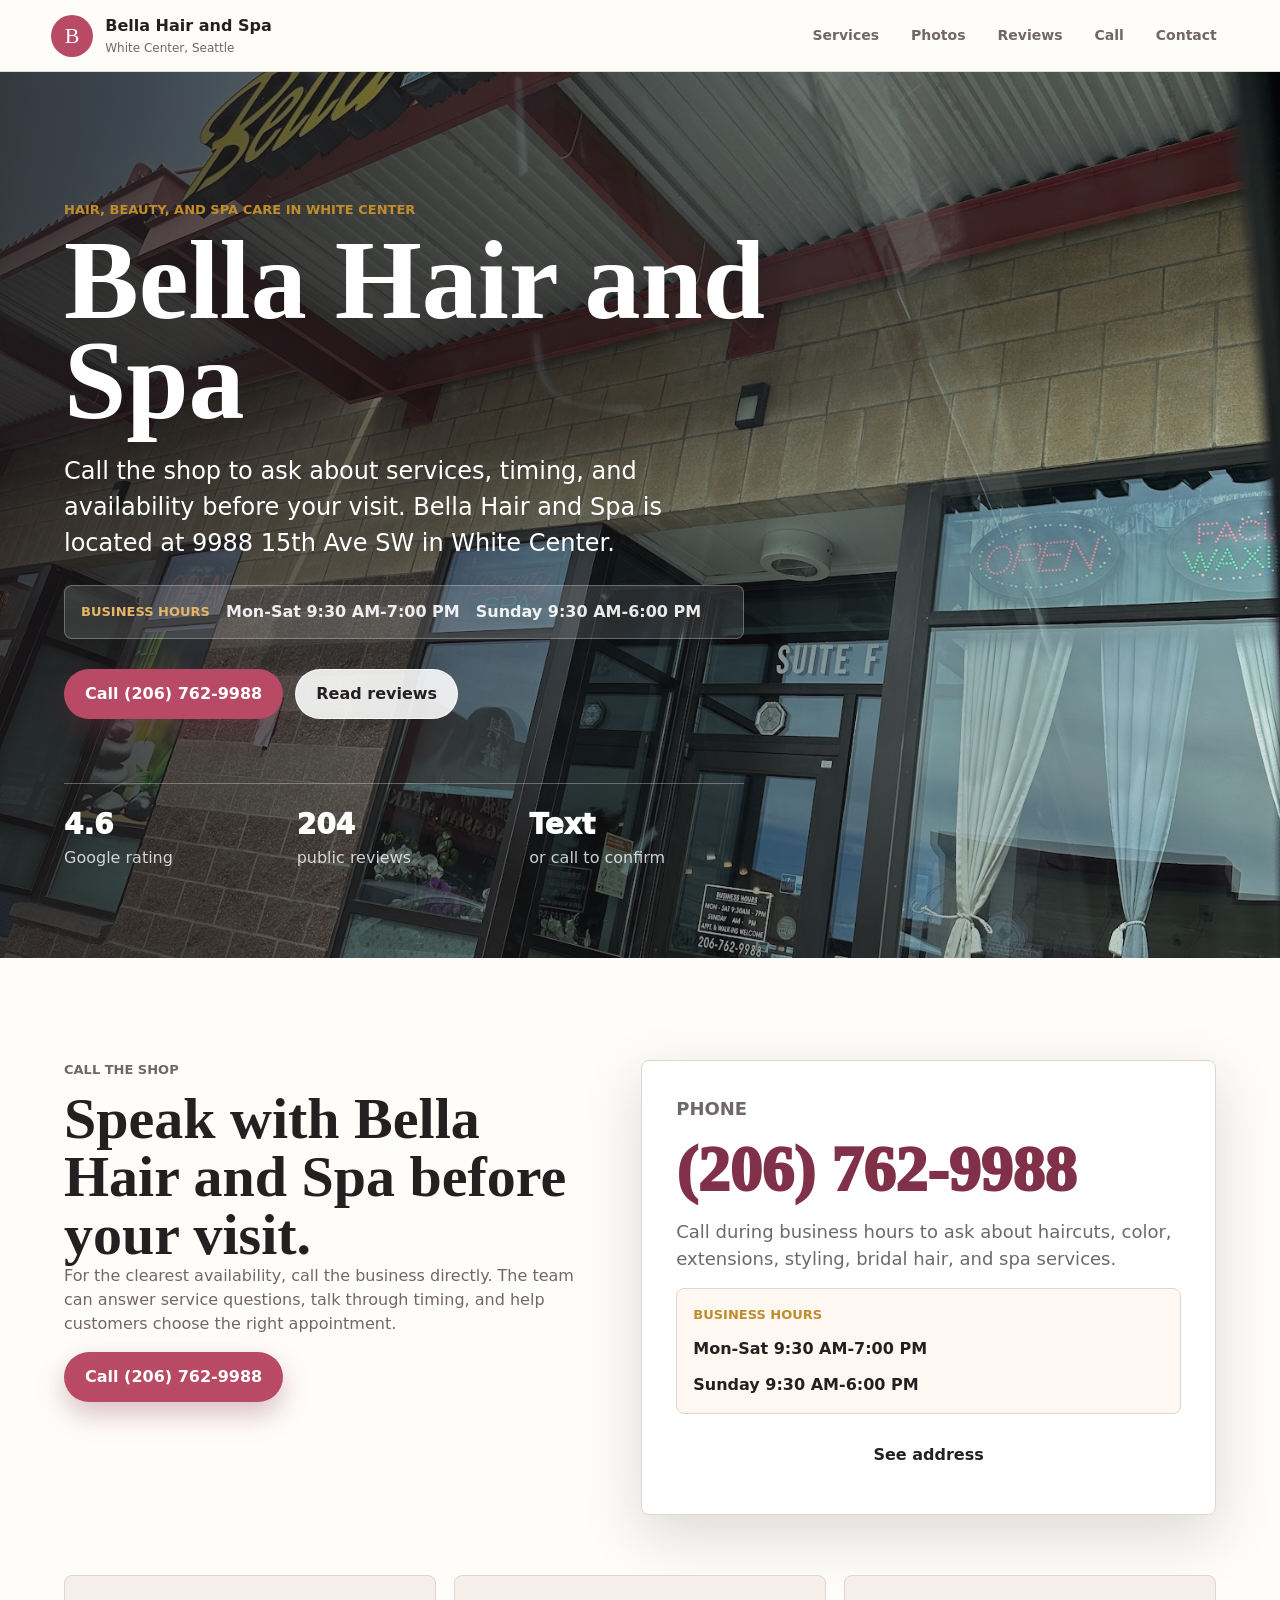
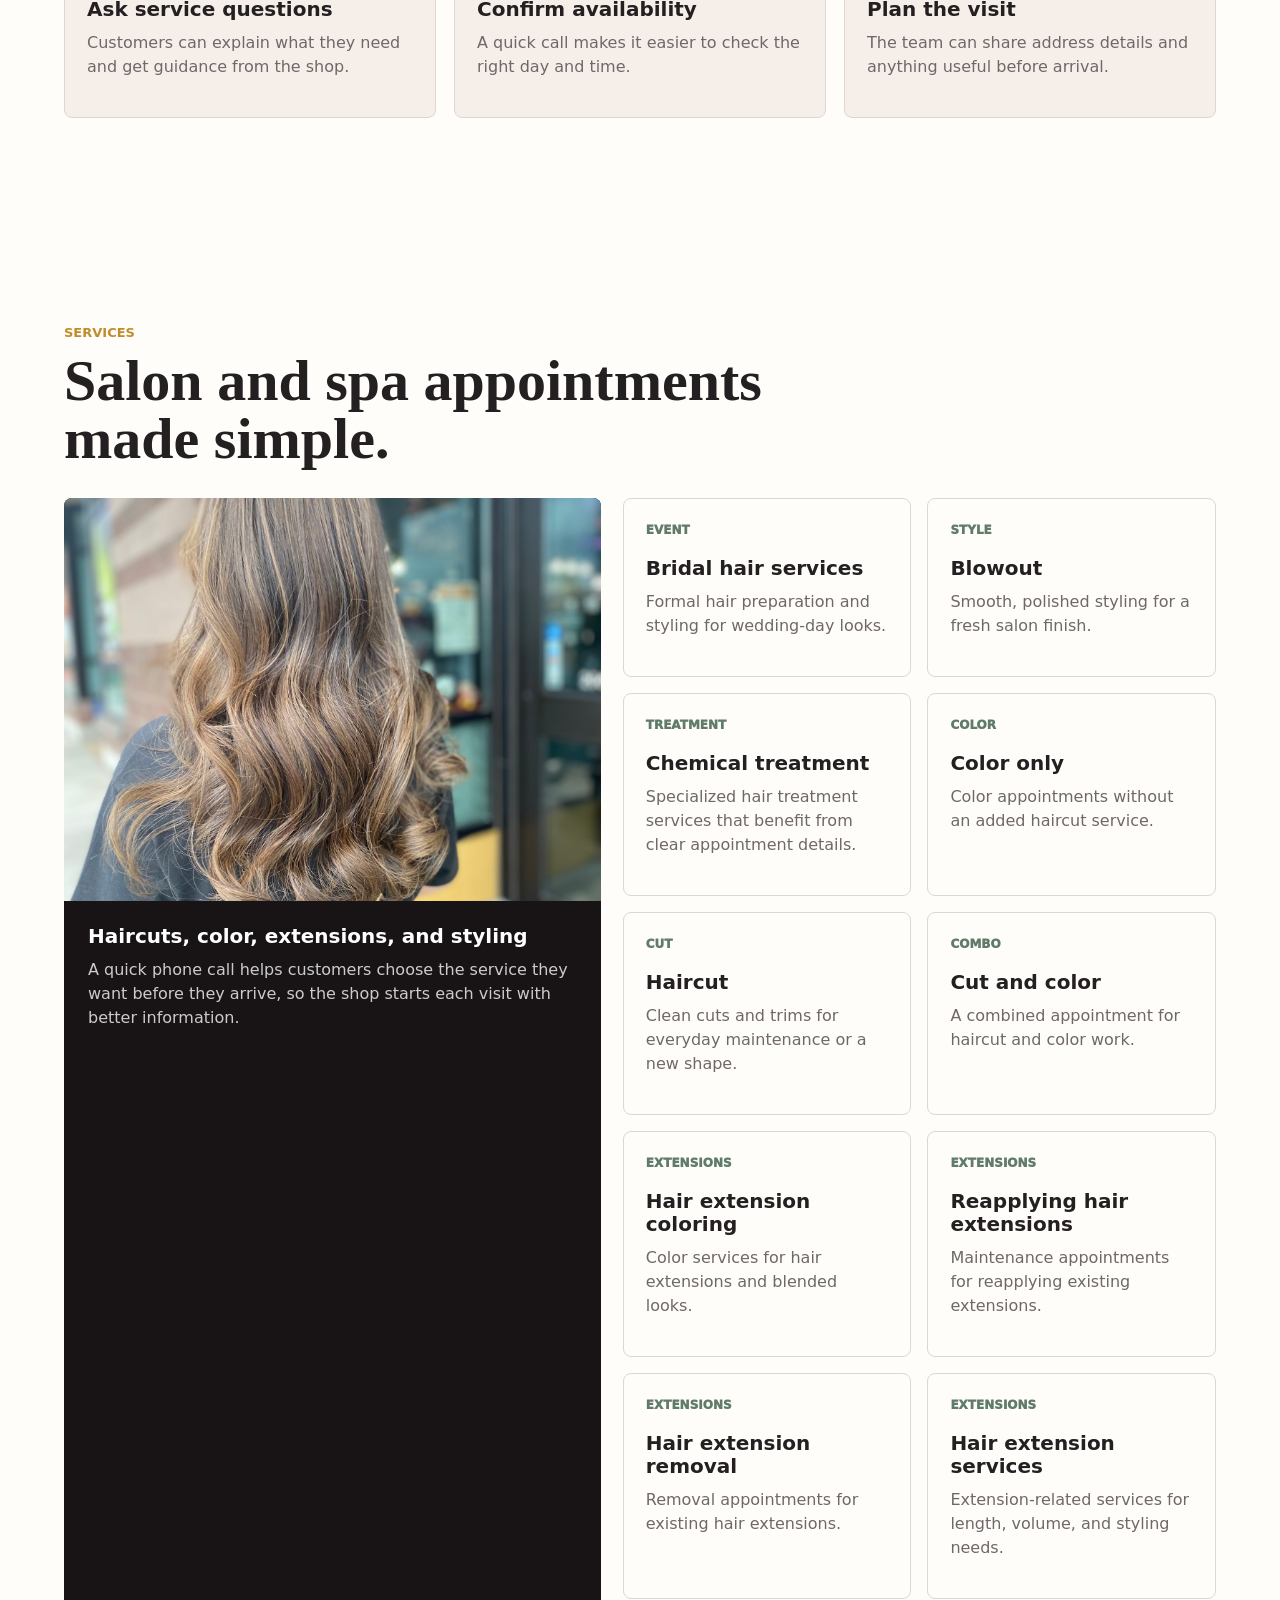
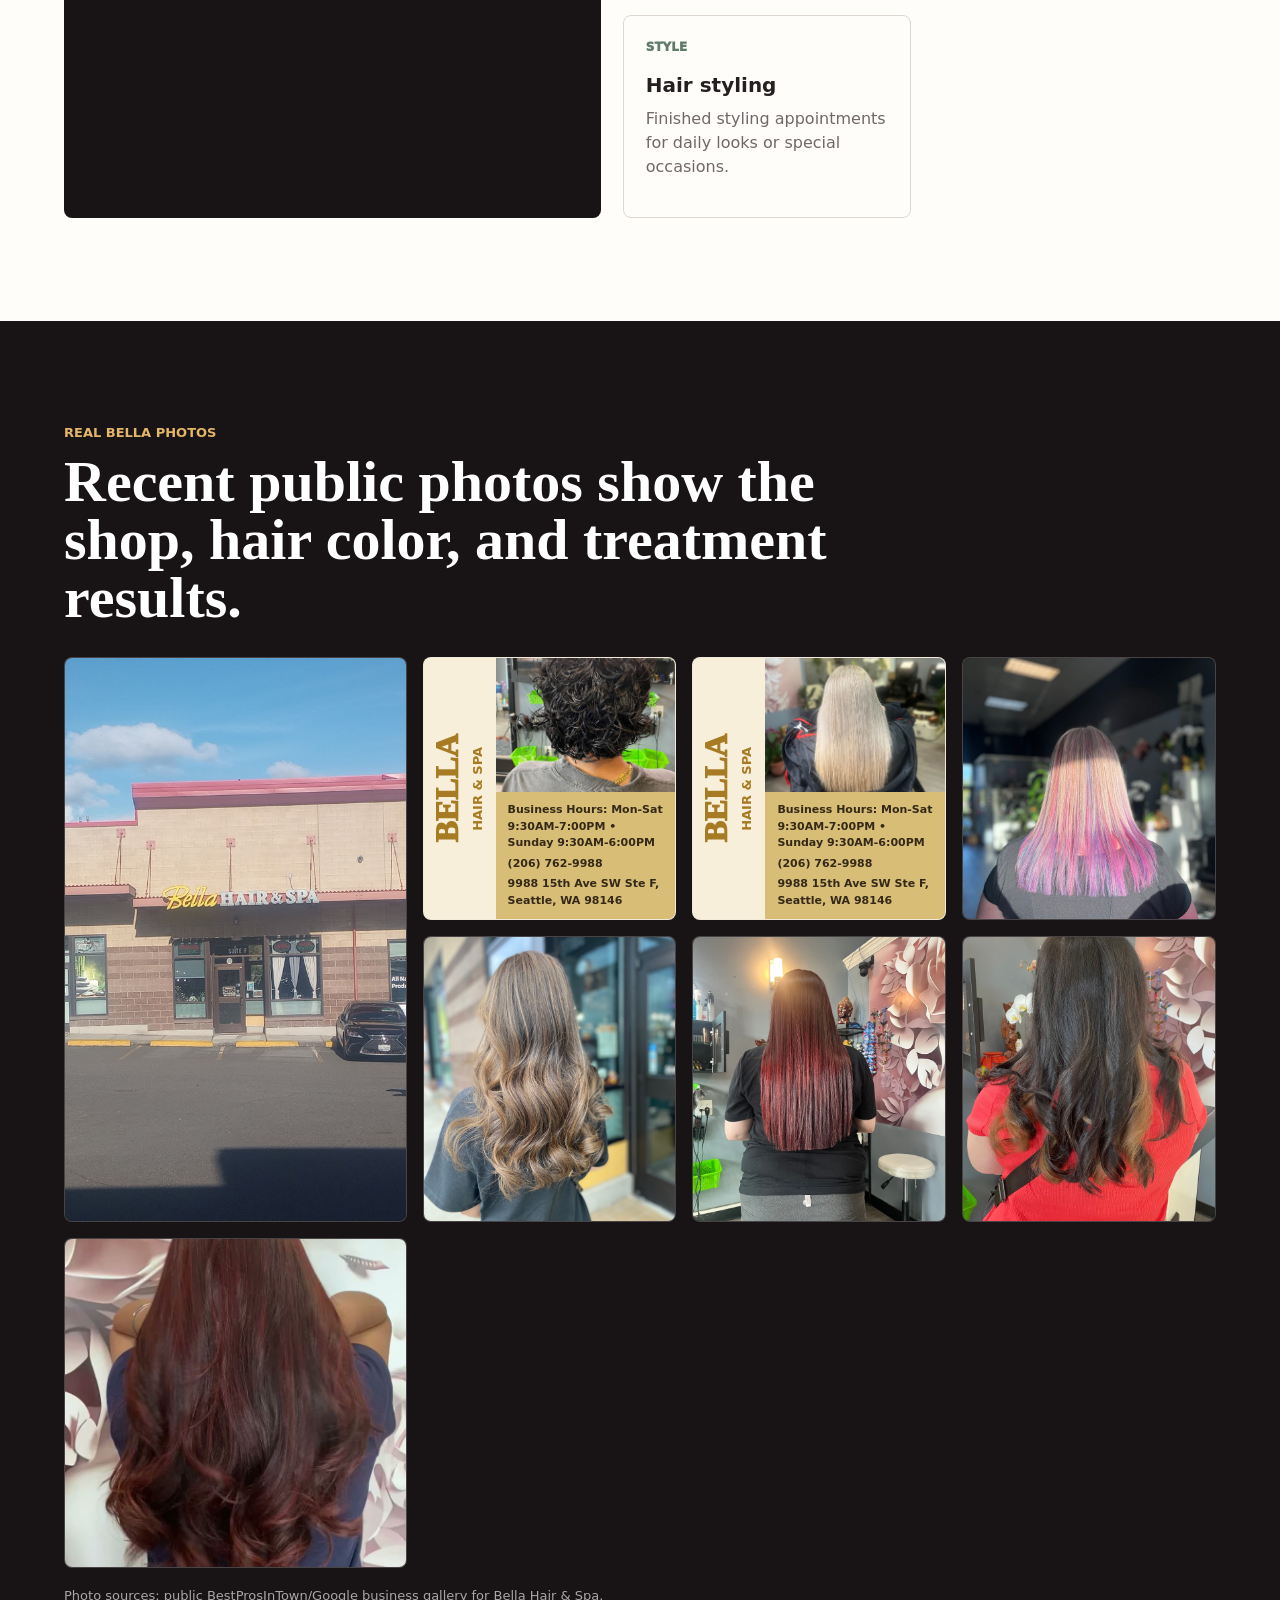
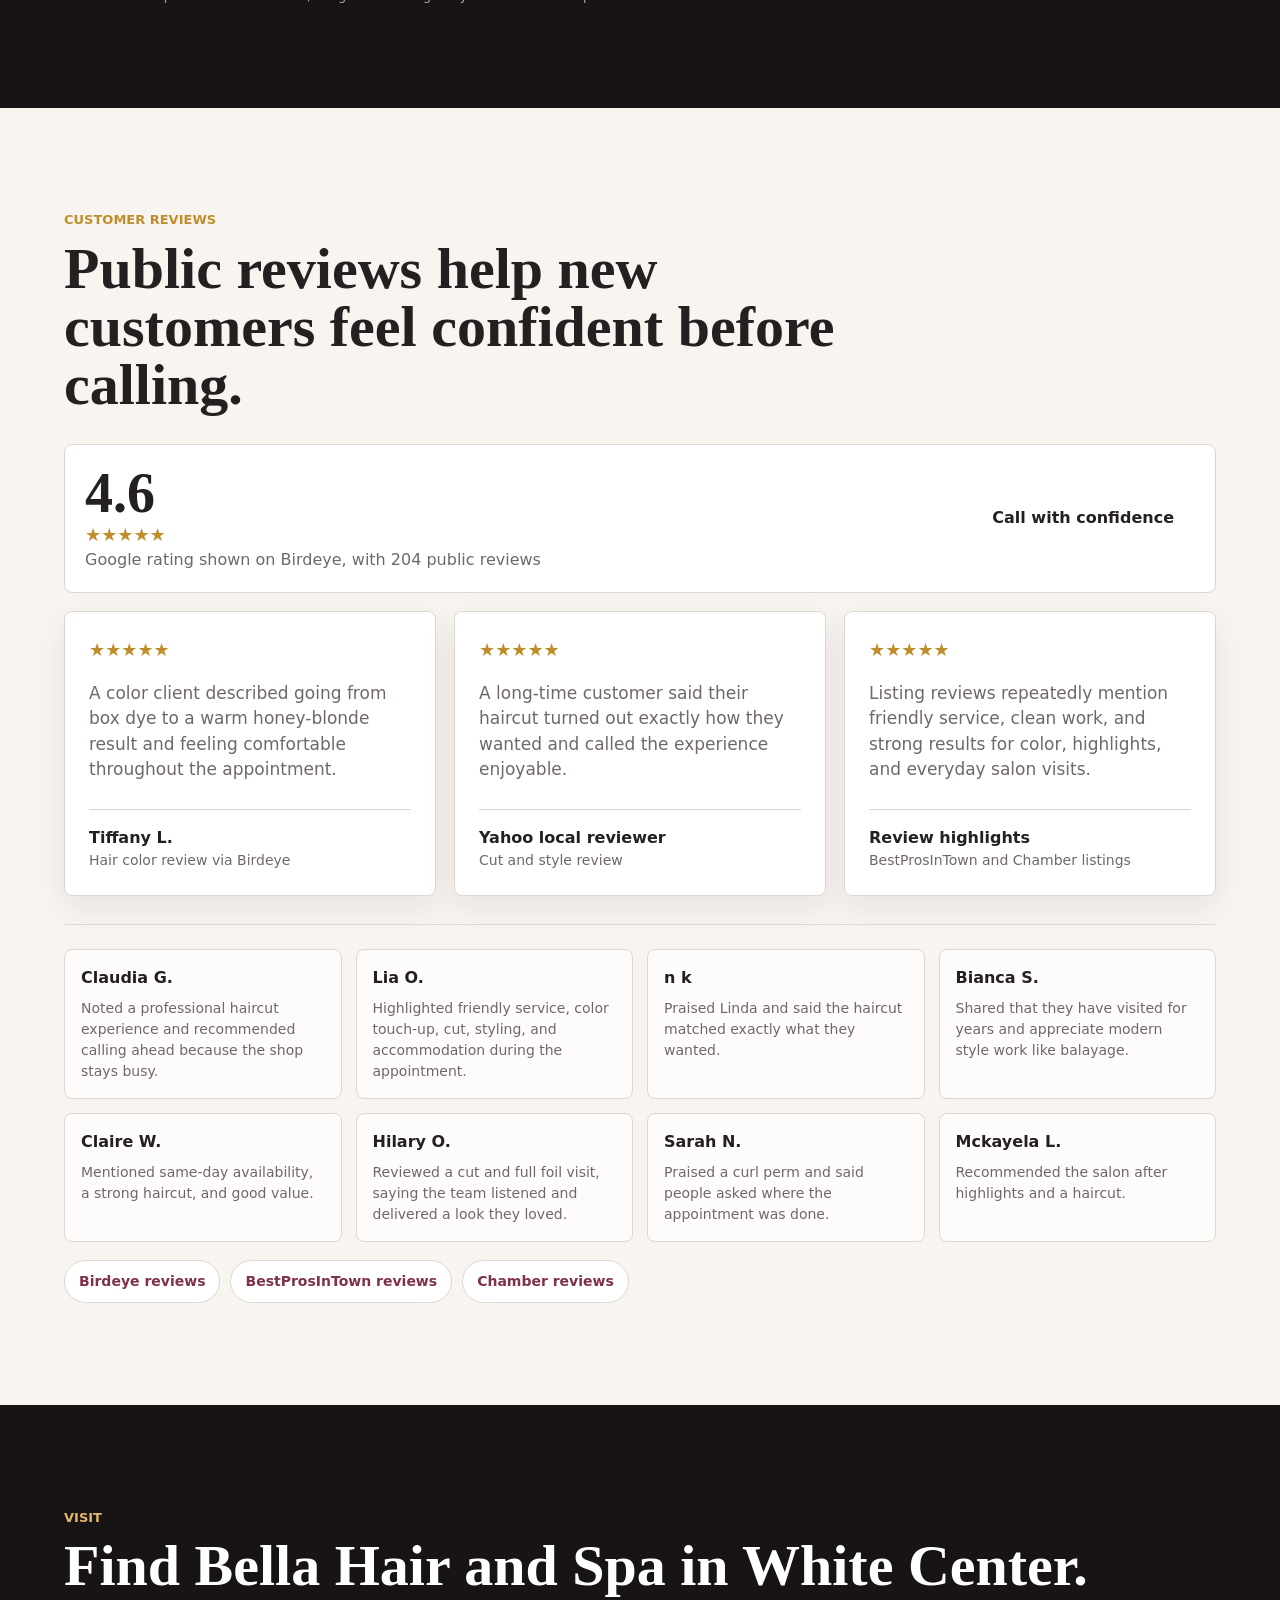
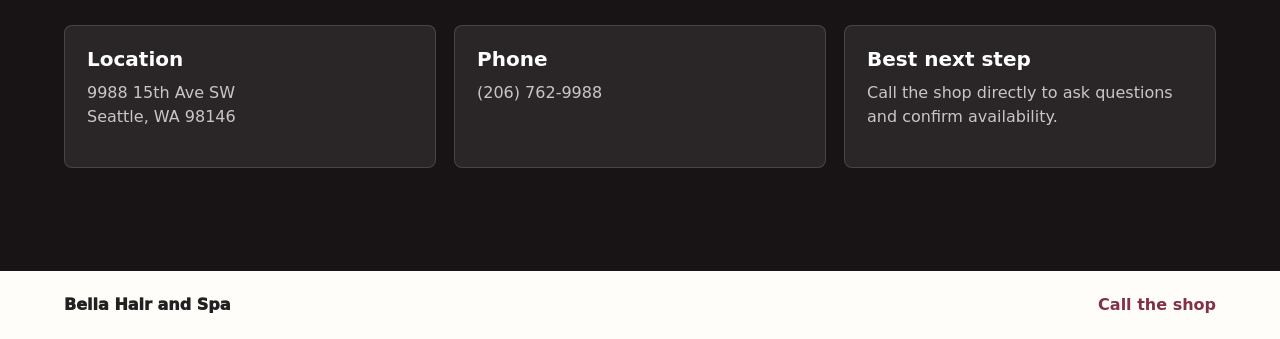
<file: index.html>
<!doctype html>
<html lang="en">
  <head>
    <meta charset="utf-8">
    <meta name="viewport" content="width=device-width, initial-scale=1">
    <title>Bella Hair and Spa | White Center Seattle</title>
    <meta
      name="description"
      content="Call Bella Hair and Spa in White Center, Seattle for hair and spa services."
    >
    <link rel="preconnect" href="https://images.unsplash.com">
    <link rel="stylesheet" href="styles.css">
  </head>
  <body>
    <header class="site-header">
      <a class="brand" href="#top" aria-label="Bella Hair and Spa home">
        <span class="brand-mark">B</span>
        <span>
          <strong>Bella Hair and Spa</strong>
          <small>White Center, Seattle</small>
        </span>
      </a>
      <nav aria-label="Main navigation">
        <a href="#services">Services</a>
        <a href="#gallery">Photos</a>
        <a href="#reviews">Reviews</a>
        <a href="#book">Call</a>
        <a href="#contact">Contact</a>
      </nav>
    </header>

    <main id="top">
      <section class="hero">
        <div class="hero-media" aria-hidden="true">
          <img
            src="assets/bella-gallery/photo-15.jpg"
            alt=""
          >
        </div>
        <div class="hero-content">
          <p class="eyebrow">Hair, beauty, and spa care in White Center</p>
          <h1>Bella Hair and Spa</h1>
          <p class="hero-copy">
            Call the shop to ask about services, timing, and availability before your
            visit. Bella Hair and Spa is located at 9988 15th Ave SW in White Center.
          </p>
          <div class="hero-hours" aria-label="Business hours">
            <strong>Business Hours</strong>
            <span>Mon-Sat 9:30 AM-7:00 PM</span>
            <span>Sunday 9:30 AM-6:00 PM</span>
          </div>
          <div class="hero-actions">
            <a class="button primary" href="tel:+12067629988">Call (206) 762-9988</a>
            <a class="button secondary" href="#reviews">Read reviews</a>
          </div>
          <dl class="trust-strip" aria-label="Customer trust highlights">
            <div>
              <dt>4.6</dt>
              <dd>Google rating</dd>
            </div>
            <div>
              <dt>204</dt>
              <dd>public reviews</dd>
            </div>
            <div>
              <dt>Text</dt>
              <dd>or call to confirm</dd>
            </div>
          </dl>
        </div>
      </section>

      <section class="top-booking-section" id="book">
        <div class="booking-copy">
          <p class="section-kicker">Call the shop</p>
          <h2>Speak with Bella Hair and Spa before your visit.</h2>
          <p>
            For the clearest availability, call the business directly. The team can
            answer service questions, talk through timing, and help customers choose
            the right appointment.
          </p>
          <a
            class="button primary"
            href="tel:+12067629988"
          >
            Call (206) 762-9988
          </a>
        </div>
        <div class="call-card" aria-label="Bella Hair and Spa phone information">
          <p class="section-kicker">Phone</p>
          <a class="phone-number" href="tel:+12067629988">(206) 762-9988</a>
          <p>
            Call during business hours to ask about haircuts, color, extensions,
            styling, bridal hair, and spa services.
          </p>
          <div class="call-hours">
            <strong>Business Hours</strong>
            <span>Mon-Sat 9:30 AM-7:00 PM</span>
            <span>Sunday 9:30 AM-6:00 PM</span>
          </div>
          <a class="button secondary" href="#contact">See address</a>
        </div>
        <div class="benefit-grid top-benefits">
          <article>
            <h3>Ask service questions</h3>
            <p>Customers can explain what they need and get guidance from the shop.</p>
          </article>
          <article>
            <h3>Confirm availability</h3>
            <p>A quick call makes it easier to check the right day and time.</p>
          </article>
          <article>
            <h3>Plan the visit</h3>
            <p>The team can share address details and anything useful before arrival.</p>
          </article>
        </div>
      </section>

      <section class="services-section" id="services">
        <div class="section-heading">
          <p class="section-kicker">Services</p>
          <h2>Salon and spa appointments made simple.</h2>
        </div>
        <div class="service-layout">
          <article class="feature-service">
            <img
              src="assets/bella-gallery/photo-10.jpeg"
              alt="Bella Hair and Spa highlighted hair styling result"
            >
            <div>
              <h3>Haircuts, color, extensions, and styling</h3>
              <p>
                A quick phone call helps customers choose the service they want before
                they arrive, so the shop starts each visit with better information.
              </p>
            </div>
          </article>
          <div class="service-list" aria-label="Popular services">
            <article>
              <span>Event</span>
              <h3>Bridal hair services</h3>
              <p>Formal hair preparation and styling for wedding-day looks.</p>
            </article>
            <article>
              <span>Style</span>
              <h3>Blowout</h3>
              <p>Smooth, polished styling for a fresh salon finish.</p>
            </article>
            <article>
              <span>Treatment</span>
              <h3>Chemical treatment</h3>
              <p>Specialized hair treatment services that benefit from clear appointment details.</p>
            </article>
            <article>
              <span>Color</span>
              <h3>Color only</h3>
              <p>Color appointments without an added haircut service.</p>
            </article>
            <article>
              <span>Cut</span>
              <h3>Haircut</h3>
              <p>Clean cuts and trims for everyday maintenance or a new shape.</p>
            </article>
            <article>
              <span>Combo</span>
              <h3>Cut and color</h3>
              <p>A combined appointment for haircut and color work.</p>
            </article>
            <article>
              <span>Extensions</span>
              <h3>Hair extension coloring</h3>
              <p>Color services for hair extensions and blended looks.</p>
            </article>
            <article>
              <span>Extensions</span>
              <h3>Reapplying hair extensions</h3>
              <p>Maintenance appointments for reapplying existing extensions.</p>
            </article>
            <article>
              <span>Extensions</span>
              <h3>Hair extension removal</h3>
              <p>Removal appointments for existing hair extensions.</p>
            </article>
            <article>
              <span>Extensions</span>
              <h3>Hair extension services</h3>
              <p>Extension-related services for length, volume, and styling needs.</p>
            </article>
            <article>
              <span>Style</span>
              <h3>Hair styling</h3>
              <p>Finished styling appointments for daily looks or special occasions.</p>
            </article>
          </div>
        </div>
      </section>

      <section class="gallery-section" id="gallery">
        <div class="section-heading">
          <p class="section-kicker">Real Bella photos</p>
          <h2>Recent public photos show the shop, hair color, and treatment results.</h2>
        </div>
        <div class="gallery-grid">
          <figure class="gallery-feature">
            <img
              src="assets/bella-gallery/photo-17.jpg"
              alt="Bella Hair and Spa full building and plaza exterior"
            >
            <figcaption>
              <strong>Bella Hair & Spa building</strong>
              <span>Full plaza view at 9988 15th Ave SW • (206) 762-9988</span>
            </figcaption>
          </figure>
          <article class="branded-card">
            <div class="vertical-brand">
              <span>Bella</span>
              <strong>Hair & Spa</strong>
            </div>
            <img
              src="assets/bella-gallery/photo-6.jpeg"
              alt="Bella Hair and Spa men's curly haircut result"
            >
            <div class="brand-card-info">
              <p>Business Hours: Mon-Sat 9:30AM-7:00PM • Sunday 9:30AM-6:00PM</p>
              <span>(206) 762-9988</span>
              <span>9988 15th Ave SW Ste F, Seattle, WA 98146</span>
            </div>
          </article>
          <article class="branded-card">
            <div class="vertical-brand">
              <span>Bella</span>
              <strong>Hair & Spa</strong>
            </div>
            <img
              src="assets/bella-gallery/photo-3.jpeg"
              alt="Bella Hair and Spa straight blonde treatment result"
            >
            <div class="brand-card-info">
              <p>Business Hours: Mon-Sat 9:30AM-7:00PM • Sunday 9:30AM-6:00PM</p>
              <span>(206) 762-9988</span>
              <span>9988 15th Ave SW Ste F, Seattle, WA 98146</span>
            </div>
          </article>
          <figure>
            <img
              src="assets/bella-gallery/photo-4.jpeg"
              alt="Bella Hair and Spa pink highlight color treatment"
            >
            <figcaption>
              <strong>Color and highlight work</strong>
              <span>Public Google gallery photo</span>
            </figcaption>
          </figure>
          <figure>
            <img
              src="assets/bella-gallery/photo-10.jpeg"
              alt="Bella Hair and Spa wavy highlight result"
            >
            <figcaption>
              <strong>Soft waves and highlights</strong>
              <span>Public Google gallery photo</span>
            </figcaption>
          </figure>
          <figure>
            <img
              src="assets/bella-gallery/photo-12.jpeg"
              alt="Bella Hair and Spa red hair color treatment result"
            >
            <figcaption>
              <strong>Red color treatment</strong>
              <span>Public Google gallery photo</span>
            </figcaption>
          </figure>
          <figure>
            <img
              src="assets/bella-gallery/photo-1.jpeg"
              alt="Bella Hair and Spa before color transformation photo"
            >
            <figcaption>
              <strong>Before/after-style transformation</strong>
              <span>Public Google gallery photo</span>
            </figcaption>
          </figure>
          <figure>
            <img
              src="assets/bella-gallery/photo-2.jpeg"
              alt="Bella Hair and Spa after color transformation photo"
            >
            <figcaption>
              <strong>Finished color result</strong>
              <span>Public Google gallery photo</span>
            </figcaption>
          </figure>
        </div>
        <p class="source-note">
          Photo sources: public BestProsInTown/Google business gallery for Bella Hair & Spa.
        </p>
      </section>

      <section class="reviews-section" id="reviews">
        <div class="section-heading">
          <p class="section-kicker">Customer reviews</p>
          <h2>Public reviews help new customers feel confident before calling.</h2>
        </div>
        <div class="review-summary">
          <div>
            <strong>4.6</strong>
            <span aria-label="Five star rating">★★★★★</span>
            <p>Google rating shown on Birdeye, with 204 public reviews</p>
          </div>
          <a class="button secondary" href="#book">Call with confidence</a>
        </div>
        <div class="reviews-grid">
          <article class="review-card">
            <div class="stars" aria-label="Five stars">★★★★★</div>
            <p>
              A color client described going from box dye to a warm honey-blonde result
              and feeling comfortable throughout the appointment.
            </p>
            <footer>
              <strong>Tiffany L.</strong>
              <span>Hair color review via Birdeye</span>
            </footer>
          </article>
          <article class="review-card">
            <div class="stars" aria-label="Five stars">★★★★★</div>
            <p>
              A long-time customer said their haircut turned out exactly how they wanted
              and called the experience enjoyable.
            </p>
            <footer>
              <strong>Yahoo local reviewer</strong>
              <span>Cut and style review</span>
            </footer>
          </article>
          <article class="review-card">
            <div class="stars" aria-label="Five stars">★★★★★</div>
            <p>
              Listing reviews repeatedly mention friendly service, clean work, and strong
              results for color, highlights, and everyday salon visits.
            </p>
            <footer>
              <strong>Review highlights</strong>
              <span>BestProsInTown and Chamber listings</span>
            </footer>
          </article>
        </div>
        <div class="review-wall">
          <article>
            <strong>Claudia G.</strong>
            <p>Noted a professional haircut experience and recommended calling ahead because the shop stays busy.</p>
          </article>
          <article>
            <strong>Lia O.</strong>
            <p>Highlighted friendly service, color touch-up, cut, styling, and accommodation during the appointment.</p>
          </article>
          <article>
            <strong>n k</strong>
            <p>Praised Linda and said the haircut matched exactly what they wanted.</p>
          </article>
          <article>
            <strong>Bianca S.</strong>
            <p>Shared that they have visited for years and appreciate modern style work like balayage.</p>
          </article>
          <article>
            <strong>Claire W.</strong>
            <p>Mentioned same-day availability, a strong haircut, and good value.</p>
          </article>
          <article>
            <strong>Hilary O.</strong>
            <p>Reviewed a cut and full foil visit, saying the team listened and delivered a look they loved.</p>
          </article>
          <article>
            <strong>Sarah N.</strong>
            <p>Praised a curl perm and said people asked where the appointment was done.</p>
          </article>
          <article>
            <strong>Mckayela L.</strong>
            <p>Recommended the salon after highlights and a haircut.</p>
          </article>
        </div>
        <div class="review-links" aria-label="Review sources">
          <a href="https://reviews.birdeye.com/bella-hair-spa-157273307123228">Birdeye reviews</a>
          <a href="https://www.bestprosintown.com/wa/seattle/bella-hair-and-spa-/">BestProsInTown reviews</a>
          <a href="https://www.chamberofcommerce.com/business-directory/washington/seattle/hair-salon/24101737-bella-hair-spa">Chamber reviews</a>
        </div>
      </section>

      <section class="contact-section" id="contact">
        <div>
          <p class="section-kicker">Visit</p>
          <h2>Find Bella Hair and Spa in White Center.</h2>
        </div>
        <div class="contact-grid">
          <article>
            <h3>Location</h3>
            <p>9988 15th Ave SW<br>Seattle, WA 98146</p>
          </article>
          <article>
            <h3>Phone</h3>
            <p><a href="tel:+12067629988">(206) 762-9988</a></p>
          </article>
          <article>
            <h3>Best next step</h3>
            <p>Call the shop directly to ask questions and confirm availability.</p>
          </article>
        </div>
      </section>
    </main>

    <footer class="site-footer">
      <p>Bella Hair and Spa</p>
      <a href="tel:+12067629988">Call the shop</a>
    </footer>

    <script src="script.js"></script>
  </body>
</html>
</file>
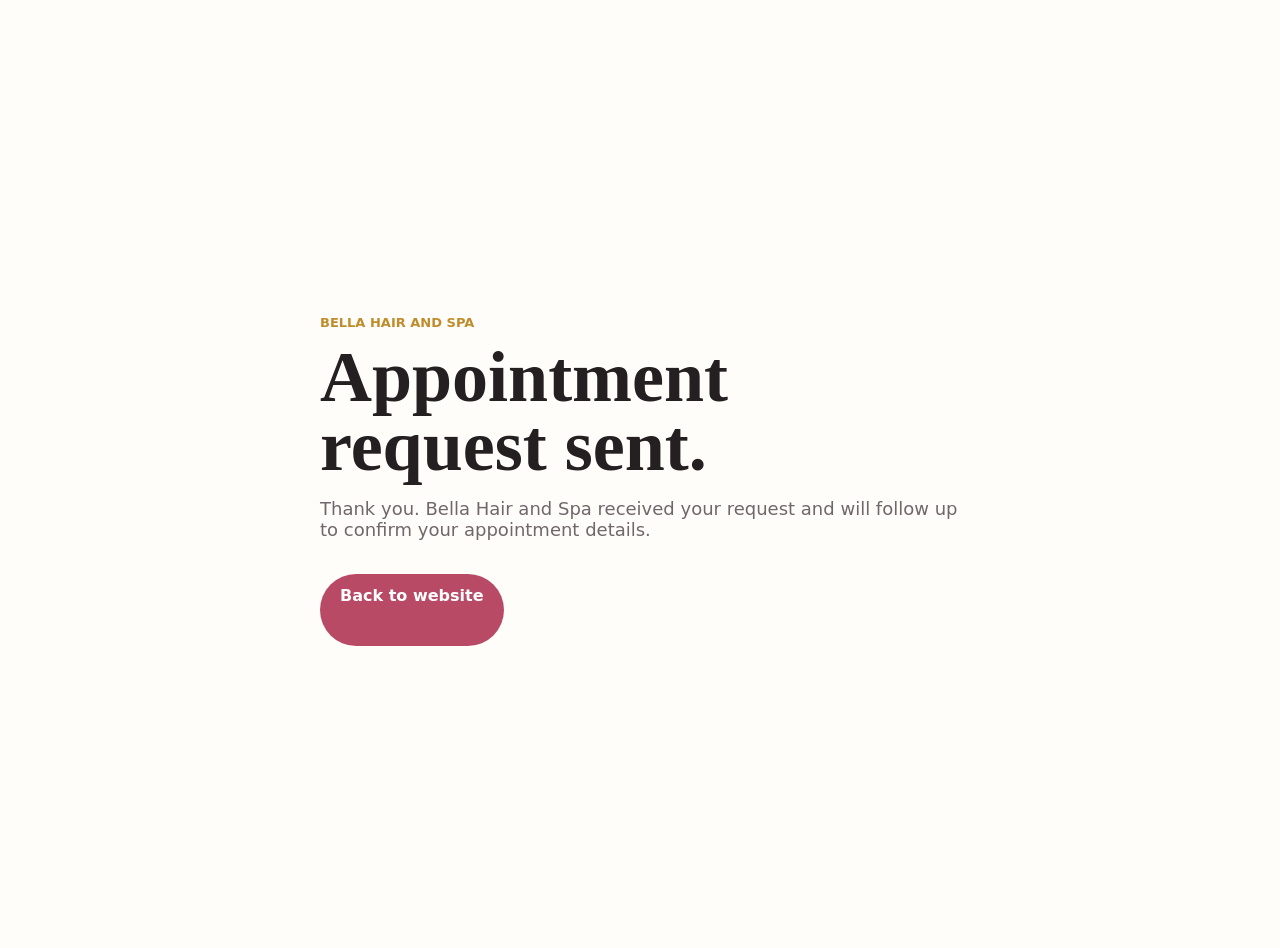
<file: thank-you.html>
<!doctype html>
<html lang="en">
  <head>
    <meta charset="utf-8">
    <meta name="viewport" content="width=device-width, initial-scale=1">
    <title>Appointment Request Sent | Bella Hair and Spa</title>
    <style>
      body {
        align-items: center;
        background: #fffdfa;
        color: #241f21;
        display: grid;
        font-family: Inter, ui-sans-serif, system-ui, -apple-system, BlinkMacSystemFont, "Segoe UI", sans-serif;
        min-height: 100vh;
        margin: 0;
        padding: 24px;
      }

      main {
        margin: 0 auto;
        max-width: 640px;
      }

      p:first-child {
        color: #bf8d2c;
        font-size: 13px;
        font-weight: 900;
        text-transform: uppercase;
      }

      h1 {
        font-family: Georgia, "Times New Roman", serif;
        font-size: clamp(40px, 8vw, 72px);
        line-height: 0.95;
        margin: 0 0 18px;
      }

      p {
        color: #70676a;
        font-size: 18px;
      }

      a {
        background: #b94a65;
        border-radius: 999px;
        color: #fff;
        display: inline-flex;
        font-weight: 900;
        margin-top: 16px;
        min-height: 48px;
        padding: 12px 20px;
        text-decoration: none;
      }
    </style>
  </head>
  <body>
    <main>
      <p>Bella Hair and Spa</p>
      <h1>Appointment request sent.</h1>
      <p>
        Thank you. Bella Hair and Spa received your request and will follow up to
        confirm your appointment details.
      </p>
      <a href="index.html">Back to website</a>
    </main>
  </body>
</html>
</file>
<file: styles.css>
:root {
  color-scheme: light;
  --ink: #241f21;
  --muted: #70676a;
  --line: #ded7d1;
  --paper: #fffdfa;
  --soft: #f6efe9;
  --rose: #b94a65;
  --rose-dark: #803149;
  --sage: #607b69;
  --gold: #bf8d2c;
  --coal: #181416;
  --white: #ffffff;
  --shadow: 0 20px 60px rgba(36, 31, 33, 0.16);
}

* {
  box-sizing: border-box;
}

html {
  scroll-behavior: smooth;
}

body {
  margin: 0;
  background: var(--paper);
  color: var(--ink);
  font-family: Inter, ui-sans-serif, system-ui, -apple-system, BlinkMacSystemFont, "Segoe UI", sans-serif;
  line-height: 1.5;
}

img {
  display: block;
  max-width: 100%;
}

a {
  color: inherit;
  text-decoration: none;
}

.site-header {
  align-items: center;
  background: rgba(255, 253, 250, 0.92);
  border-bottom: 1px solid rgba(222, 215, 209, 0.86);
  display: flex;
  gap: 24px;
  justify-content: space-between;
  left: 0;
  padding: 14px clamp(18px, 4vw, 56px);
  position: sticky;
  right: 0;
  top: 0;
  z-index: 20;
  backdrop-filter: blur(14px);
}

.brand {
  align-items: center;
  display: inline-flex;
  gap: 12px;
  min-width: 220px;
}

.brand-mark {
  align-items: center;
  background: var(--rose);
  border-radius: 50%;
  color: var(--white);
  display: inline-flex;
  font-family: Georgia, serif;
  font-size: 22px;
  height: 42px;
  justify-content: center;
  width: 42px;
}

.brand strong,
.brand small {
  display: block;
}

.brand small {
  color: var(--muted);
  font-size: 12px;
  margin-top: 1px;
}

nav {
  align-items: center;
  display: flex;
  flex-wrap: wrap;
  gap: 8px;
  justify-content: flex-end;
}

nav a {
  border-radius: 999px;
  color: var(--muted);
  font-size: 14px;
  font-weight: 700;
  padding: 9px 12px;
}

nav a:hover,
nav a:focus-visible {
  background: var(--soft);
  color: var(--ink);
  outline: none;
}

.hero {
  min-height: calc(100vh - 70px);
  position: relative;
  display: grid;
  align-items: end;
  padding: clamp(80px, 10vw, 160px) clamp(18px, 5vw, 72px) clamp(36px, 7vw, 88px);
  overflow: hidden;
}

.hero::after {
  background: linear-gradient(90deg, rgba(24, 20, 22, 0.82), rgba(24, 20, 22, 0.52) 45%, rgba(24, 20, 22, 0.12));
  content: "";
  inset: 0;
  position: absolute;
}

.hero-media,
.hero-media img {
  inset: 0;
  position: absolute;
}

.hero-media img {
  height: 100%;
  object-fit: cover;
  width: 100%;
}

.hero-content {
  color: var(--white);
  max-width: 760px;
  position: relative;
  z-index: 1;
}

.eyebrow,
.section-kicker {
  color: var(--gold);
  font-size: 13px;
  font-weight: 900;
  letter-spacing: 0;
  margin: 0 0 10px;
  text-transform: uppercase;
}

h1,
h2,
h3,
p {
  margin-top: 0;
}

h1 {
  font-family: Georgia, "Times New Roman", serif;
  font-size: clamp(54px, 9vw, 112px);
  line-height: 0.9;
  margin-bottom: 22px;
}

h2 {
  font-family: Georgia, "Times New Roman", serif;
  font-size: clamp(32px, 5vw, 58px);
  line-height: 1;
  margin-bottom: 0;
}

h3 {
  font-size: 20px;
  line-height: 1.15;
  margin-bottom: 10px;
}

.hero-copy {
  font-size: clamp(18px, 2vw, 24px);
  max-width: 650px;
}

.hero-hours {
  align-items: center;
  background: rgba(255, 255, 255, 0.12);
  border: 1px solid rgba(255, 255, 255, 0.28);
  border-radius: 8px;
  display: flex;
  flex-wrap: wrap;
  gap: 10px 16px;
  margin-top: 24px;
  max-width: 680px;
  padding: 14px 16px;
}

.hero-hours strong {
  color: #e3b668;
  font-size: 13px;
  text-transform: uppercase;
}

.hero-hours span {
  color: rgba(255, 255, 255, 0.9);
  font-weight: 850;
}

.hero-actions {
  display: flex;
  flex-wrap: wrap;
  gap: 12px;
  margin-top: 30px;
}

.button {
  align-items: center;
  border: 1px solid transparent;
  border-radius: 999px;
  cursor: pointer;
  display: inline-flex;
  font: inherit;
  font-weight: 900;
  justify-content: center;
  min-height: 48px;
  padding: 12px 20px;
  transition: transform 160ms ease, box-shadow 160ms ease, background-color 160ms ease;
}

.button:hover,
.button:focus-visible {
  transform: translateY(-1px);
  outline: none;
}

.button.primary {
  background: var(--rose);
  color: var(--white);
  box-shadow: 0 12px 28px rgba(128, 49, 73, 0.3);
}

.button.primary:hover,
.button.primary:focus-visible {
  background: var(--rose-dark);
}

.button.secondary {
  background: rgba(255, 255, 255, 0.88);
  border-color: rgba(255, 255, 255, 0.72);
  color: var(--ink);
}

.trust-strip {
  border-top: 1px solid rgba(255, 255, 255, 0.3);
  display: grid;
  gap: 18px;
  grid-template-columns: repeat(3, minmax(0, 1fr));
  margin: clamp(34px, 5vw, 68px) 0 0;
  max-width: 680px;
  padding-top: 20px;
}

.trust-strip dt {
  font-size: 28px;
  font-weight: 950;
}

.trust-strip dd {
  color: rgba(255, 255, 255, 0.78);
  margin: 0;
}

.top-booking-section,
.services-section,
.gallery-section,
.reviews-section,
.contact-section {
  padding: clamp(56px, 8vw, 104px) clamp(18px, 5vw, 72px);
}

.top-booking-section {
  align-items: start;
  display: grid;
  gap: clamp(28px, 5vw, 60px);
  grid-template-columns: minmax(300px, 0.9fr) minmax(320px, 1fr);
}

.benefit-grid,
.reviews-grid,
.contact-grid {
  display: grid;
  gap: 18px;
  grid-template-columns: repeat(3, minmax(0, 1fr));
}

.top-benefits {
  grid-column: 1 / -1;
}

.benefit-grid article,
.contact-grid article {
  background: var(--soft);
  border: 1px solid var(--line);
  border-radius: 8px;
  padding: 22px;
}

.benefit-grid p,
.contact-grid p,
.service-list p,
.feature-service p,
.booking-copy p,
.review-card p {
  color: var(--muted);
}

.section-heading {
  margin-bottom: 30px;
  max-width: 780px;
}

.service-layout {
  display: grid;
  gap: 22px;
  grid-template-columns: minmax(320px, 0.95fr) 1.05fr;
}

.feature-service {
  background: var(--coal);
  border-radius: 8px;
  color: var(--white);
  overflow: hidden;
}

.feature-service img {
  aspect-ratio: 4 / 3;
  height: auto;
  object-fit: cover;
  width: 100%;
}

.feature-service div {
  padding: 24px;
}

.feature-service p {
  color: rgba(255, 255, 255, 0.78);
}

.service-list {
  display: grid;
  gap: 16px;
  grid-template-columns: repeat(2, minmax(0, 1fr));
}

.service-list article {
  border: 1px solid var(--line);
  border-radius: 8px;
  padding: 22px;
}

.service-list span {
  color: var(--sage);
  display: block;
  font-size: 12px;
  font-weight: 950;
  margin-bottom: 18px;
  text-transform: uppercase;
}

.gallery-section {
  background: var(--coal);
  color: var(--white);
}

.gallery-section .section-kicker {
  color: #e3b668;
}

.gallery-grid {
  display: grid;
  gap: 16px;
  grid-template-columns: 1.35fr 1fr 1fr 1fr;
}

.gallery-grid figure {
  background: rgba(255, 255, 255, 0.08);
  border: 1px solid rgba(255, 255, 255, 0.14);
  border-radius: 8px;
  margin: 0;
  overflow: hidden;
}

.gallery-grid img,
.branded-card img {
  aspect-ratio: 4 / 3;
  height: 100%;
  object-fit: cover;
  width: 100%;
}

.gallery-grid figcaption {
  color: rgba(255, 255, 255, 0.75);
  font-size: 14px;
  padding: 12px 14px 14px;
}

.gallery-grid figcaption strong,
.gallery-grid figcaption span {
  display: block;
}

.gallery-grid figcaption strong {
  color: var(--white);
  font-size: 15px;
  margin-bottom: 3px;
}

.branded-card {
  background: #efe4cf;
  border: 1px solid rgba(255, 255, 255, 0.18);
  border-radius: 8px;
  color: #4b3c2d;
  display: grid;
  grid-template-columns: 72px minmax(0, 1fr);
  overflow: hidden;
  position: relative;
}

.branded-card img {
  aspect-ratio: 4 / 3;
  grid-column: 2;
}

.vertical-brand {
  align-items: center;
  background: #f7efd9;
  color: #a77b23;
  display: flex;
  flex-direction: column;
  gap: 8px;
  grid-row: 1 / 3;
  justify-content: center;
  padding: 10px 6px;
  text-transform: uppercase;
  writing-mode: vertical-rl;
  transform: rotate(180deg);
}

.vertical-brand span {
  font-family: Georgia, serif;
  font-size: 32px;
  font-weight: 950;
  line-height: 0.85;
}

.vertical-brand strong {
  font-size: 13px;
  letter-spacing: 0;
}

.brand-card-info {
  background: #d7bd76;
  color: #342817;
  display: grid;
  gap: 4px;
  grid-column: 2;
  padding: 10px 12px;
}

.brand-card-info p,
.brand-card-info span {
  font-size: 11px;
  font-weight: 800;
  margin: 0;
}

.gallery-feature {
  grid-row: span 2;
}

.gallery-feature img {
  aspect-ratio: auto;
  min-height: 100%;
}

.source-note {
  color: rgba(255, 255, 255, 0.62);
  font-size: 13px;
  margin: 18px 0 0;
}

.reviews-section {
  background: #f8f4ef;
}

.review-summary {
  align-items: center;
  background: var(--white);
  border: 1px solid var(--line);
  border-radius: 8px;
  display: flex;
  gap: 18px;
  justify-content: space-between;
  margin-bottom: 18px;
  padding: 20px;
}

.review-summary strong {
  font-family: Georgia, serif;
  font-size: 56px;
  line-height: 1;
}

.review-summary span,
.stars {
  color: var(--gold);
  display: block;
  font-size: 18px;
  letter-spacing: 0;
}

.review-summary p {
  color: var(--muted);
  margin-bottom: 0;
}

.review-card {
  background: var(--white);
  border: 1px solid var(--line);
  border-radius: 8px;
  box-shadow: 0 12px 32px rgba(36, 31, 33, 0.08);
  display: flex;
  flex-direction: column;
  min-height: 270px;
  padding: 24px;
}

.review-card p {
  font-size: 17px;
  margin: 18px 0 26px;
}

.review-card footer {
  border-top: 1px solid var(--line);
  margin-top: auto;
  padding-top: 16px;
}

.review-card strong,
.review-card span {
  display: block;
}

.review-card span {
  color: var(--muted);
  font-size: 14px;
}

.review-wall {
  border-top: 1px solid var(--line);
  display: grid;
  gap: 14px;
  grid-template-columns: repeat(4, minmax(0, 1fr));
  margin-top: 28px;
  padding-top: 24px;
}

.review-wall article {
  background: rgba(255, 255, 255, 0.72);
  border: 1px solid var(--line);
  border-radius: 8px;
  padding: 16px;
}

.review-wall strong {
  display: block;
  margin-bottom: 8px;
}

.review-wall p {
  color: var(--muted);
  font-size: 14px;
  margin: 0;
}

.review-links {
  display: flex;
  flex-wrap: wrap;
  gap: 10px;
  margin-top: 18px;
}

.review-links a {
  background: var(--white);
  border: 1px solid var(--line);
  border-radius: 999px;
  color: var(--rose-dark);
  font-size: 14px;
  font-weight: 900;
  padding: 10px 14px;
}

.booking-form,
.call-card {
  background: var(--white);
  border: 1px solid var(--line);
  border-radius: 8px;
  box-shadow: var(--shadow);
  display: grid;
  gap: 16px;
  padding: clamp(20px, 4vw, 34px);
}

.call-card {
  align-content: start;
}

.phone-number {
  color: var(--rose-dark);
  font-family: Georgia, "Times New Roman", serif;
  font-size: clamp(36px, 5vw, 64px);
  font-weight: 950;
  line-height: 1;
}

.call-card p {
  color: var(--muted);
  font-size: 18px;
  margin: 0;
}

.call-hours {
  background: #fff7f2;
  border: 1px solid var(--line);
  border-radius: 8px;
  display: grid;
  gap: 12px;
  padding: 16px;
}

.call-hours strong {
  color: var(--gold);
  font-size: 13px;
  text-transform: uppercase;
}

.call-hours span {
  font-weight: 850;
}

label {
  color: var(--ink);
  display: grid;
  font-size: 14px;
  font-weight: 850;
  gap: 7px;
}

.hidden-field {
  display: none;
}

input,
select,
textarea {
  background: #fffaf6;
  border: 1px solid #d8cec7;
  border-radius: 8px;
  color: var(--ink);
  font: inherit;
  min-height: 48px;
  padding: 12px 13px;
  width: 100%;
}

textarea {
  resize: vertical;
}

input:focus,
select:focus,
textarea:focus {
  border-color: var(--rose);
  box-shadow: 0 0 0 3px rgba(185, 74, 101, 0.16);
  outline: none;
}

.form-row {
  display: grid;
  gap: 14px;
  grid-template-columns: repeat(2, minmax(0, 1fr));
}

.form-status {
  color: var(--sage);
  font-weight: 850;
  margin: 0;
  min-height: 24px;
}

.contact-section {
  background: var(--coal);
  color: var(--white);
}

.contact-section .section-kicker {
  color: #e3b668;
}

.contact-grid {
  margin-top: 30px;
}

.contact-grid article {
  background: rgba(255, 255, 255, 0.08);
  border-color: rgba(255, 255, 255, 0.14);
}

.contact-grid p {
  color: rgba(255, 255, 255, 0.74);
}

.site-footer {
  align-items: center;
  display: flex;
  justify-content: space-between;
  padding: 22px clamp(18px, 5vw, 72px);
}

.site-footer p {
  font-weight: 950;
  margin: 0;
}

.site-footer a {
  color: var(--rose-dark);
  font-weight: 900;
}

@media (max-width: 880px) {
  .site-header {
    align-items: flex-start;
    flex-direction: column;
    gap: 12px;
    position: static;
  }

  nav {
    justify-content: flex-start;
  }

  .hero {
    min-height: 760px;
  }

  .hero::after {
    background: linear-gradient(0deg, rgba(24, 20, 22, 0.9), rgba(24, 20, 22, 0.48));
  }

  .top-booking-section,
  .gallery-grid,
  .service-layout,
  .booking-section {
    grid-template-columns: 1fr;
  }

  .branded-card {
    grid-template-columns: 58px minmax(0, 1fr);
  }

  .vertical-brand span {
    font-size: 25px;
  }

  .gallery-feature {
    grid-row: auto;
  }

  .gallery-feature img {
    aspect-ratio: 4 / 3;
  }

  .benefit-grid,
  .reviews-grid,
  .review-wall,
  .contact-grid {
    grid-template-columns: 1fr;
  }
}

@media (max-width: 560px) {
  .trust-strip,
  .service-list,
  .form-row {
    grid-template-columns: 1fr;
  }

  .review-summary {
    align-items: flex-start;
    flex-direction: column;
  }

  .button {
    width: 100%;
  }

  nav a {
    padding-left: 10px;
    padding-right: 10px;
  }

}
</file>
